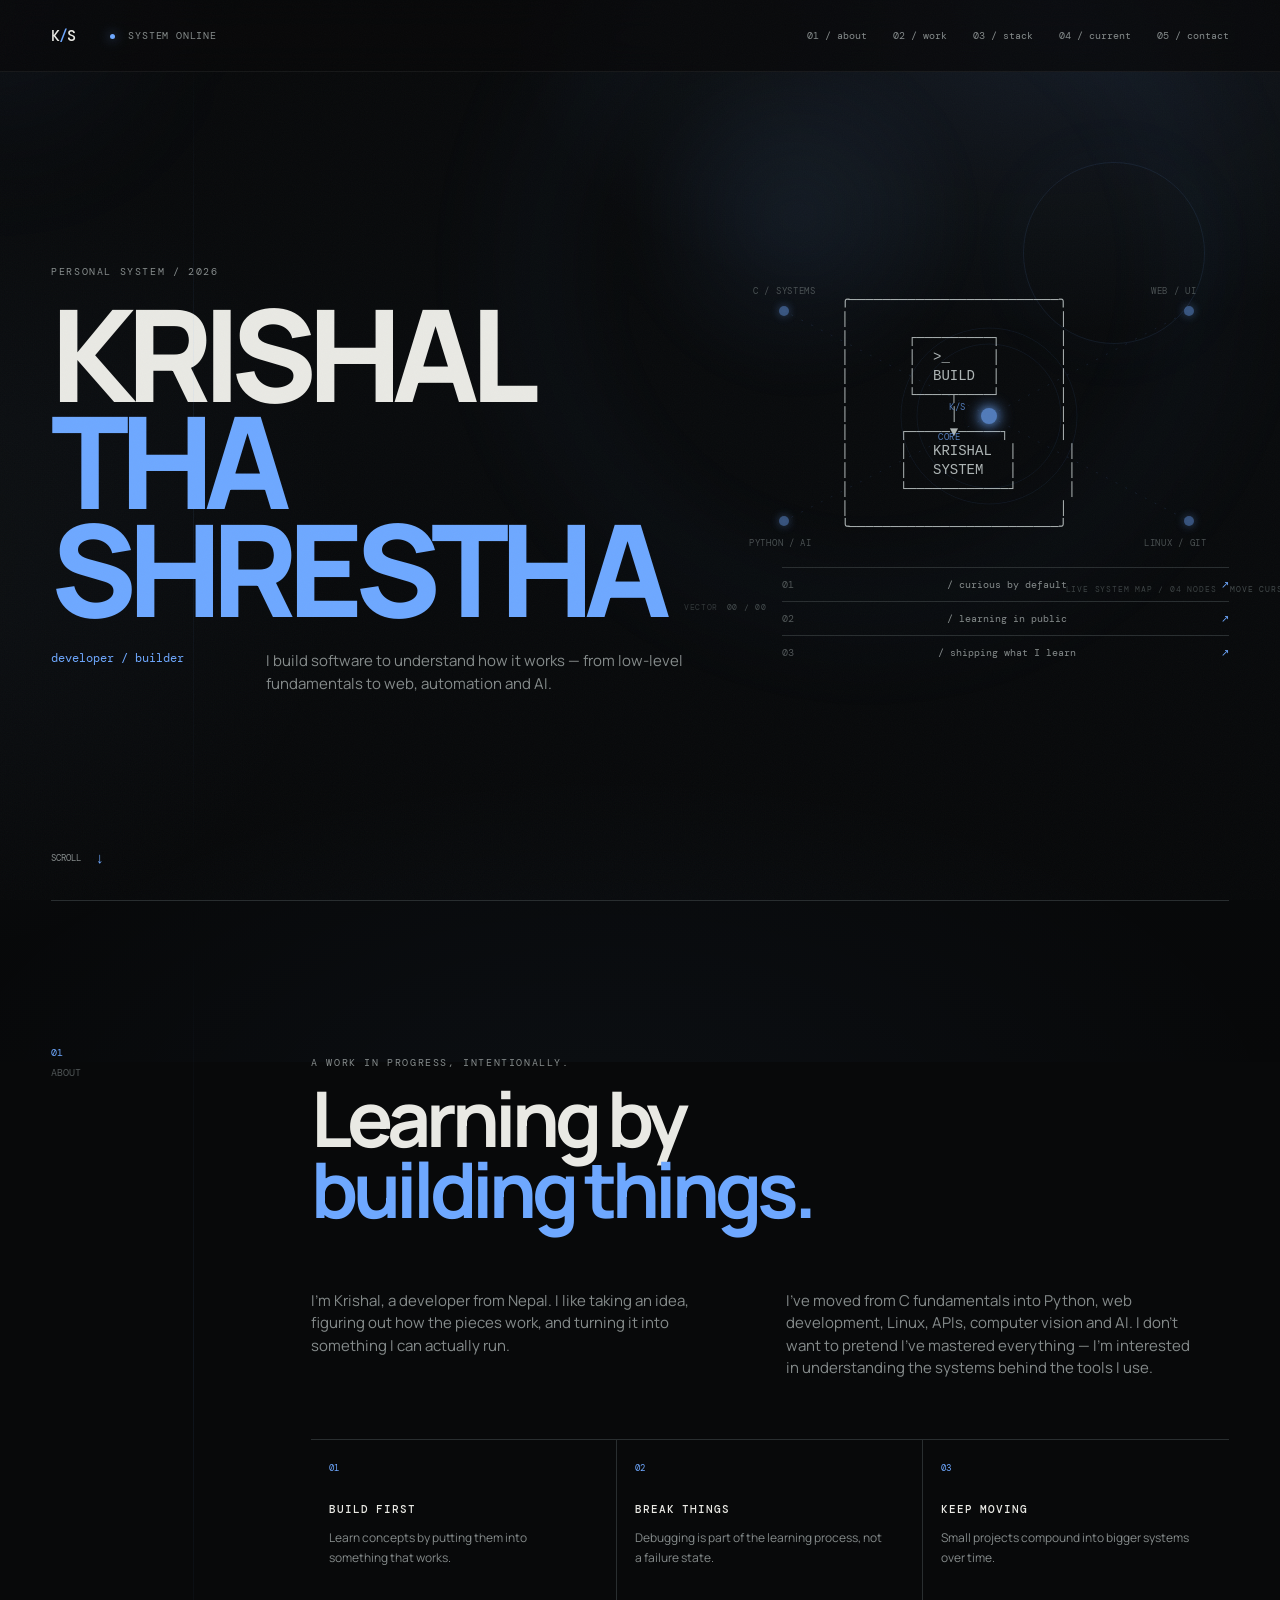
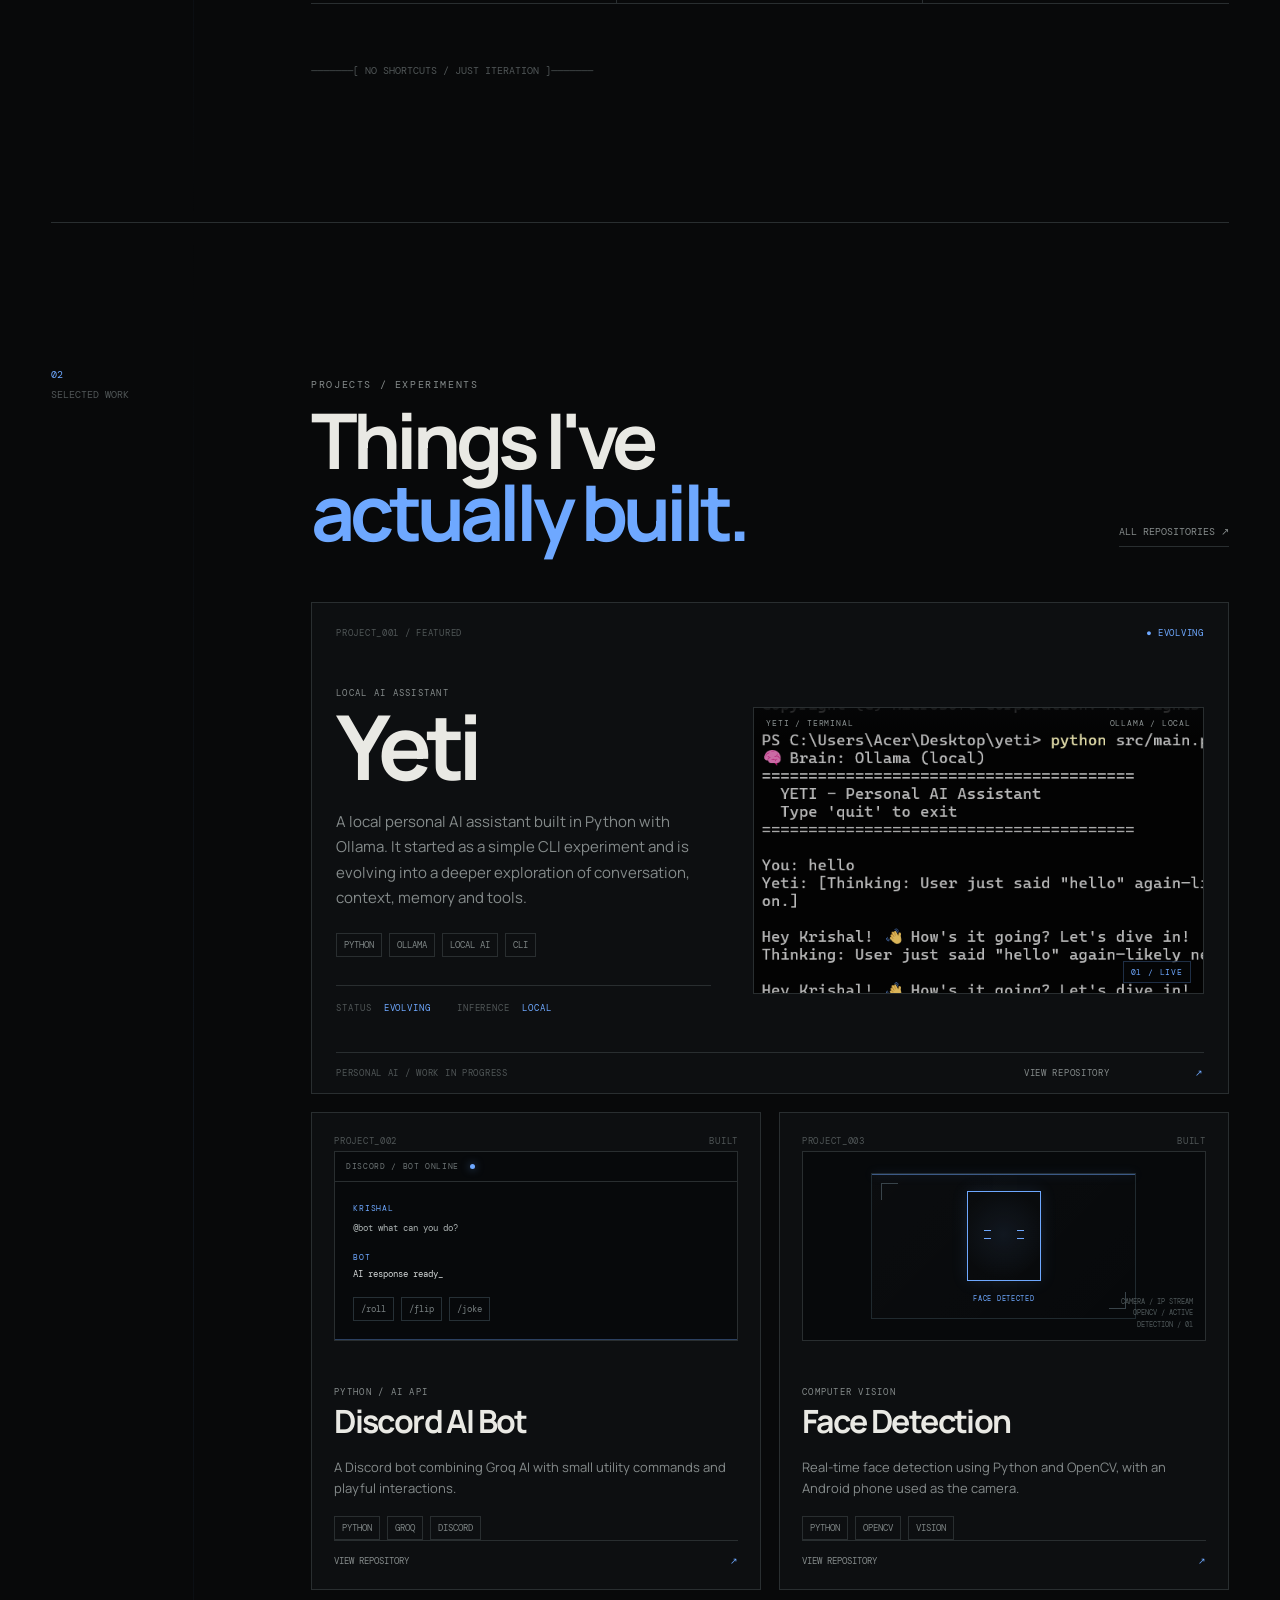
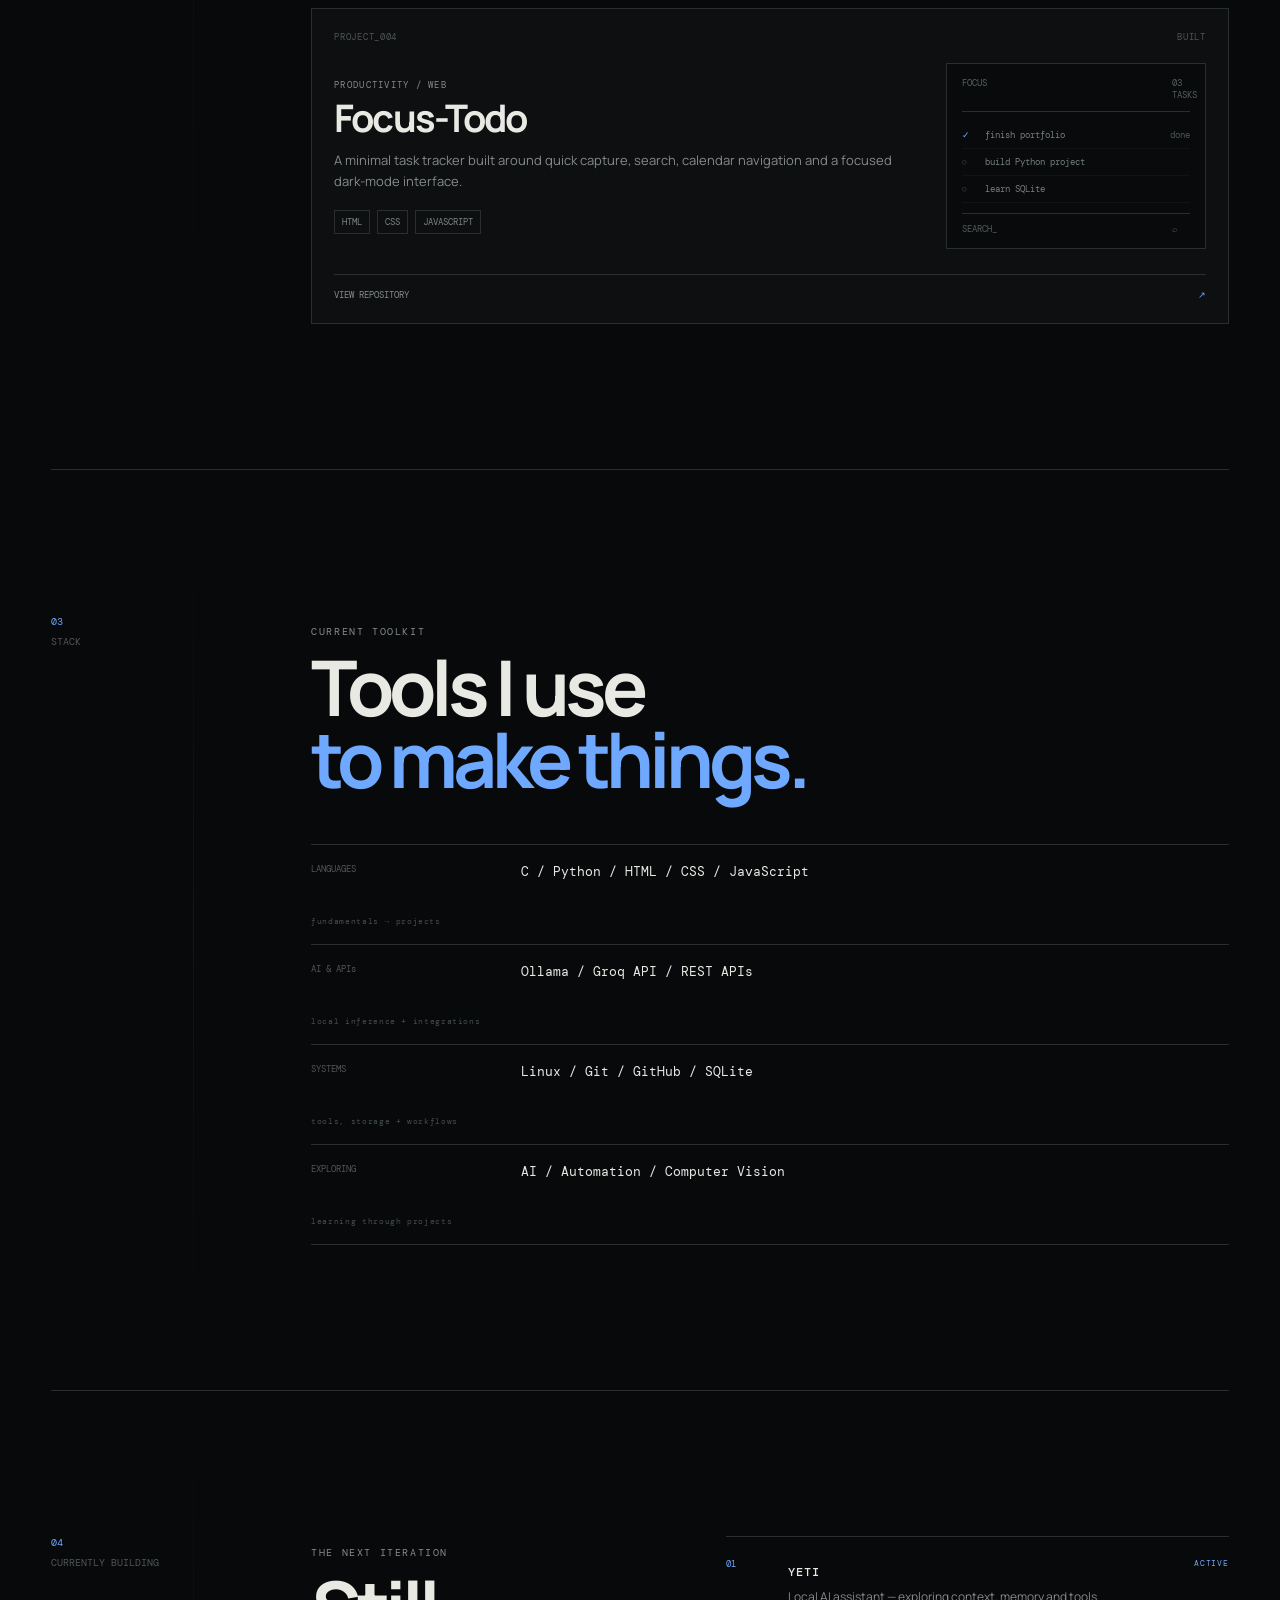
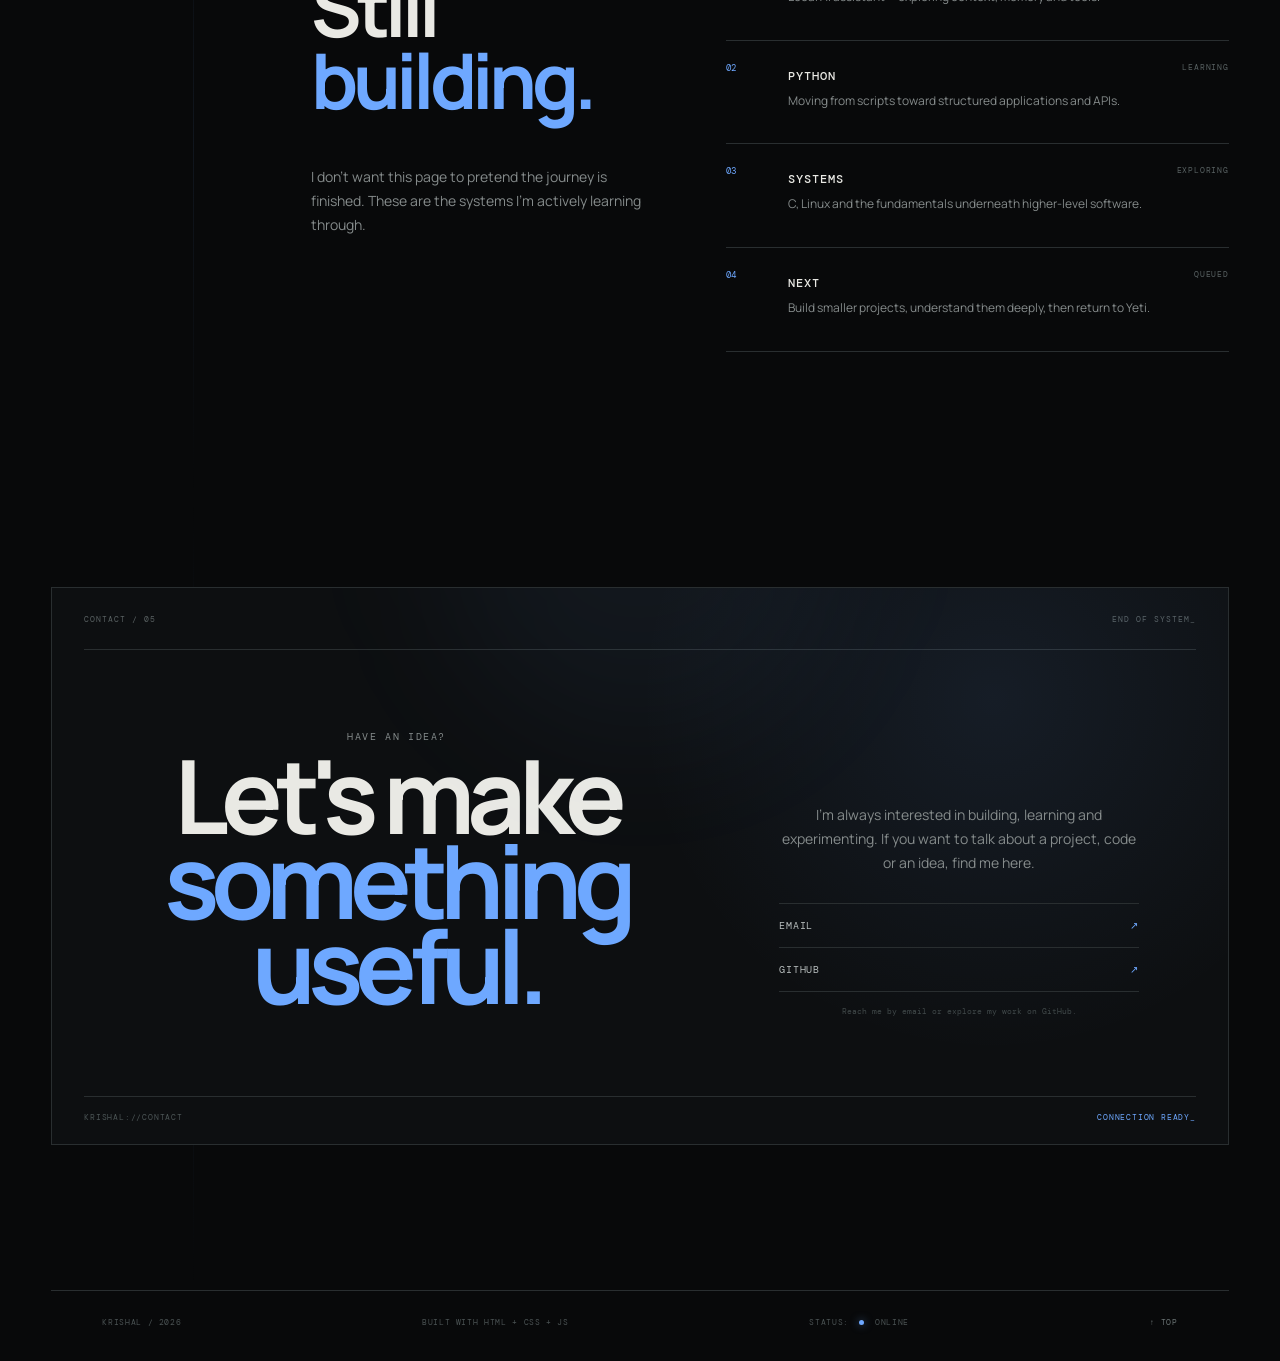
<file: index.html>
<!doctype html>
<html lang="en">
<head>
<meta charset="utf-8">
<meta name="viewport" content="width=device-width,initial-scale=1">
<meta name="description" content="Krishal Tha Shrestha — developer and builder from Nepal. Projects in Python, C, web, Linux, AI and computer vision.">
<meta name="theme-color" content="#08090a">
<meta property="og:title" content="KRISHAL // SYSTEM">
<meta property="og:description" content="Developer / builder. Projects, experiments and things I'm learning by building.">
<title>KRISHAL // SYSTEM</title>
<link rel="preconnect" href="https://fonts.googleapis.com">
<link rel="preconnect" href="https://fonts.gstatic.com" crossorigin>
<link href="https://fonts.googleapis.com/css2?family=DM+Mono:wght@400;500&family=Manrope:wght@400;500;600;700;800&display=swap" rel="stylesheet">
<link rel="stylesheet" href="style.css">
</head>
<body>
<div class="boot-screen" aria-label="Loading Krishal system">
  <div class="boot-panel">
    <div class="boot-brand">KRISHAL <span>//</span> SYSTEM</div>
    <div class="boot-meta"><span>INITIALIZING INTERFACE</span><span>V2.5</span></div>
    <div class="boot-log">
      <p><span>[ OK ]</span> CORE / developer system</p>
      <p><span>[ OK ]</span> PROJECTS / loading selected work</p>
      <p><span>[ OK ]</span> NETWORK / github interface</p>
      <p><span>[ OK ]</span> UI / establishing connection</p>
    </div>
    <div class="boot-progress"><i></i></div>
    <div class="boot-enter">SYSTEM READY_</div>
  </div>
</div>
<div class="grain"></div><div class="cursor-glow"></div>

<header class="topbar">
  <a href="#home" class="logo">K<span>/</span>S</a>
  <div class="system-status"><i></i> SYSTEM ONLINE</div>
  <button class="menu" type="button" aria-label="Open navigation" aria-expanded="false">MENU <span>+</span></button>
  <nav>
    <a href="#about">01 / about</a><a href="#work">02 / work</a>
    <a href="#stack">03 / stack</a><a href="#current">04 / current</a><a href="#contact">05 / contact</a>
  </nav>
</header>

<main>
<section class="hero" id="home">
  <div class="hero-left">
    <div class="micro">PERSONAL SYSTEM / 2026</div>
    <h1>KRISHAL<br><em>THA SHRESTHA</em></h1>
    <div class="hero-bottom">
      <div class="role">developer / builder</div>
      <p>I build software to understand how it works — from low-level fundamentals to web, automation and AI.</p>
    </div>
  </div>
  <div class="hero-right">
    <div class="system-map" aria-hidden="true">
      <svg viewBox="0 0 620 360" preserveAspectRatio="xMidYMid meet">
        <defs>
          <filter id="mapGlow"><feGaussianBlur stdDeviation="5" result="blur"/><feMerge><feMergeNode in="blur"/><feMergeNode in="SourceGraphic"/></feMerge></filter>
        </defs>
        <g class="map-lines">
          <path d="M310 180 L105 75"/><path d="M310 180 L510 75"/>
          <path d="M310 180 L105 285"/><path d="M310 180 L510 285"/>
        </g>
        <g class="map-pulses">
          <circle cx="310" cy="180" r="72"/><circle cx="310" cy="180" r="88"/>
        </g>
        <g class="map-nodes" filter="url(#mapGlow)">
          <circle cx="310" cy="180" r="8" class="core"/>
          <circle cx="105" cy="75" r="5"/><circle cx="510" cy="75" r="5"/>
          <circle cx="105" cy="285" r="5"/><circle cx="510" cy="285" r="5"/>
        </g>
        <g class="map-labels">
          <text x="74" y="58">C / SYSTEMS</text><text x="472" y="58">WEB / UI</text>
          <text x="70" y="310">PYTHON / AI</text><text x="465" y="310">LINUX / GIT</text>
          <text x="270" y="174">K/S</text><text x="259" y="204">CORE</text>
        </g>
      </svg>
      <div class="map-telemetry"><span>VECTOR</span><b id="mapVector">00 / 00</b></div>
      <span class="map-status">LIVE SYSTEM MAP / 04 NODES <i>MOVE CURSOR</i></span>
    </div>
<pre class="ascii-hero">       ╭─────────────────────────╮
       │                         │
       │       ┌─────────┐       │
       │       │  &gt;_     │       │
       │       │  BUILD  │       │
       │       └────┬────┘       │
       │            │            │
       │      ┌─────▼─────┐      │
       │      │   KRISHAL  │      │
       │      │   SYSTEM   │      │
       │      └────────────┘      │
       │                         │
       ╰─────────────────────────╯</pre>
    <div class="boot-line"><span>01</span> / curious by default <b>↗</b></div>
    <div class="boot-line"><span>02</span> / learning in public <b>↗</b></div>
    <div class="boot-line"><span>03</span> / shipping what I learn <b>↗</b></div>
  </div>
  <a class="scroll-cue" href="#about">SCROLL <b>↓</b></a>
</section>

<section class="section" id="about">
  <div class="section-meta"><span>01</span><span>ABOUT</span></div>
  <div class="section-main">
    <p class="overline">A work in progress, intentionally.</p>
    <h2>Learning by<br><em>building things.</em></h2>
    <div class="about-grid">
      <p>I'm Krishal, a developer from Nepal. I like taking an idea, figuring out how the pieces work, and turning it into something I can actually run.</p>
      <p>I've moved from C fundamentals into Python, web development, Linux, APIs, computer vision and AI. I don't want to pretend I've mastered everything — I'm interested in understanding the systems behind the tools I use.</p>
    </div>
    <div class="about-principles">
      <div><span>01</span><strong>BUILD FIRST</strong><p>Learn concepts by putting them into something that works.</p></div>
      <div><span>02</span><strong>BREAK THINGS</strong><p>Debugging is part of the learning process, not a failure state.</p></div>
      <div><span>03</span><strong>KEEP MOVING</strong><p>Small projects compound into bigger systems over time.</p></div>
    </div>
    <div class="ascii-rule">───────[ NO SHORTCUTS / JUST ITERATION ]───────</div>
  </div>
</section>

<section class="section" id="work">
  <div class="section-meta"><span>02</span><span>SELECTED WORK</span></div>
  <div class="section-main">
    <div class="section-intro">
      <div><p class="overline">projects / experiments</p><h2>Things I've<br><em>actually built.</em></h2></div>
      <a class="github-small" href="https://github.com/Krishal-Tha-Shrestha?tab=repositories" target="_blank" rel="noreferrer">ALL REPOSITORIES ↗</a>
    </div>

    <div class="project-stack project-stack-v2">
      <article class="project-card featured project-featured">
        <div class="project-head"><span>PROJECT_001 / FEATURED</span><span class="active">● EVOLVING</span></div>
        <div class="project-featured-grid">
          <div class="project-featured-copy">
            <p class="project-type">LOCAL AI ASSISTANT</p>
            <h3>Yeti</h3>
            <p class="project-copy">A local personal AI assistant built in Python with Ollama. It started as a simple CLI experiment and is evolving into a deeper exploration of conversation, context, memory and tools.</p>
            <div class="tags"><b>PYTHON</b><b>OLLAMA</b><b>LOCAL AI</b><b>CLI</b></div>
            <div class="project-meta-line"><span>STATUS</span><strong>EVOLVING</strong><span>INFERENCE</span><strong>LOCAL</strong></div>
          </div>
          <div class="project-visual project-visual-yeti">
            <div class="visual-chrome"><span>YETI / TERMINAL</span><span>OLLAMA / LOCAL</span></div>
            <img src="assets_yeti.png" alt="Yeti local AI assistant running in a terminal">
            <div class="visual-scan"></div>
            <div class="visual-corner">01 / LIVE</div>
          </div>
        </div>
        <div class="project-featured-footer"><span>PERSONAL AI / WORK IN PROGRESS</span><a class="card-link" href="https://github.com/Krishal-Tha-Shrestha/yeti" target="_blank" rel="noreferrer">VIEW REPOSITORY <span>↗</span></a></div>
      </article>

      <div class="project-grid-small">
        <article class="project-card project-small">
          <div class="project-head"><span>PROJECT_002</span><span>BUILT</span></div>
          <div class="small-visual discord-visual"><div class="mock-top">DISCORD / BOT ONLINE <i></i></div><div class="mock-chat"><span class="mock-user">KRISHAL</span><b>@bot what can you do?</b><span class="mock-bot">BOT</span><p>AI response ready_</p><div class="mock-cmd"><span>/roll</span><span>/flip</span><span>/joke</span></div></div></div>
          <div class="small-body"><div><p class="project-type">PYTHON / AI API</p><h3>Discord AI Bot</h3></div></div>
          <p class="project-copy">A Discord bot combining Groq AI with small utility commands and playful interactions.</p>
          <div class="tags"><b>PYTHON</b><b>GROQ</b><b>DISCORD</b></div>
          <a class="card-link" href="https://github.com/Krishal-Tha-Shrestha/discord-bot" target="_blank" rel="noreferrer">VIEW REPOSITORY <span>↗</span></a>
        </article>

        <article class="project-card project-small">
          <div class="project-head"><span>PROJECT_003</span><span>BUILT</span></div>
          <div class="small-visual vision-visual"><div class="vision-frame"><span class="face-box"></span><span class="vision-label">FACE DETECTED</span><i></i></div><div class="vision-readout">CAMERA / IP STREAM<br>OPENCV / ACTIVE<br>DETECTION / 01</div></div>
          <div class="small-body"><div><p class="project-type">COMPUTER VISION</p><h3>Face Detection</h3></div></div>
          <p class="project-copy">Real-time face detection using Python and OpenCV, with an Android phone used as the camera.</p>
          <div class="tags"><b>PYTHON</b><b>OPENCV</b><b>VISION</b></div>
          <a class="card-link" href="https://github.com/Krishal-Tha-Shrestha/face-detection-opencv" target="_blank" rel="noreferrer">VIEW REPOSITORY <span>↗</span></a>
        </article>

        <article class="project-card project-small project-wide-small">
          <div class="project-head"><span>PROJECT_004</span><span>BUILT</span></div>
          <div class="focus-layout"><div><p class="project-type">PRODUCTIVITY / WEB</p><h3>Focus-Todo</h3><p class="project-copy">A minimal task tracker built around quick capture, search, calendar navigation and a focused dark-mode interface.</p><div class="tags"><b>HTML</b><b>CSS</b><b>JAVASCRIPT</b></div></div><div class="todo-visual"><div class="todo-head"><span>FOCUS</span><span>03 TASKS</span></div><div><span class="done">✓</span> finish portfolio <b>done</b></div><div><span>○</span> build Python project</div><div><span>○</span> learn SQLite</div><div class="todo-footer">SEARCH_ <span>⌕</span></div></div></div>
          <a class="card-link" href="https://github.com/Krishal-Tha-Shrestha/Focus-Todo" target="_blank" rel="noreferrer">VIEW REPOSITORY <span>↗</span></a>
        </article>
      </div>
    </div>
  </div>
</section>

<section class="section" id="stack">
  <div class="section-meta"><span>03</span><span>STACK</span></div>
  <div class="section-main">
    <p class="overline">current toolkit</p><h2>Tools I use<br><em>to make things.</em></h2>
    <div class="stack-table">
      <div><span>LANGUAGES</span><strong>C / Python / HTML / CSS / JavaScript</strong><small>fundamentals → projects</small></div>
      <div><span>AI & APIs</span><strong>Ollama / Groq API / REST APIs</strong><small>local inference + integrations</small></div>
      <div><span>SYSTEMS</span><strong>Linux / Git / GitHub / SQLite</strong><small>tools, storage + workflows</small></div>
      <div><span>EXPLORING</span><strong>AI / Automation / Computer Vision</strong><small>learning through projects</small></div>
    </div>
  </div>
</section>

<section class="section current-section" id="current">
  <div class="section-meta"><span>04</span><span>CURRENTLY BUILDING</span></div>
  <div class="section-main journey-layout">
    <div><p class="overline">the next iteration</p><h2>Still<br><em>building.</em></h2><p class="current-note">I don't want this page to pretend the journey is finished. These are the systems I'm actively learning through.</p></div>
    <div class="build-list">
      <div class="build-row"><span>01</span><div><strong>YETI</strong><p>Local AI assistant — exploring context, memory and tools.</p></div><b>ACTIVE</b></div>
      <div class="build-row"><span>02</span><div><strong>PYTHON</strong><p>Moving from scripts toward structured applications and APIs.</p></div><b>LEARNING</b></div>
      <div class="build-row"><span>03</span><div><strong>SYSTEMS</strong><p>C, Linux and the fundamentals underneath higher-level software.</p></div><b>EXPLORING</b></div>
      <div class="build-row"><span>04</span><div><strong>NEXT</strong><p>Build smaller projects, understand them deeply, then return to Yeti.</p></div><b>QUEUED</b></div>
    </div>
  </div>
</section>

<section class="contact section" id="contact">
  <div class="contact-box">
    <div class="contact-top"><span>CONTACT / 05</span><span>END OF SYSTEM_</span></div>
    <div class="contact-grid">
      <div><p class="overline">have an idea?</p><h2>Let's make<br><em>something useful.</em></h2></div>
      <div class="contact-side"><p>I'm always interested in building, learning and experimenting. If you want to talk about a project, code or an idea, find me here.</p><div class="contact-actions"><a href="mailto:krishaltha.stha@gmail.com">EMAIL <span>↗</span></a><a href="https://github.com/Krishal-Tha-Shrestha" target="_blank" rel="noopener noreferrer">GITHUB <span>↗</span></a></div><small>Reach me by email or explore my work on GitHub.</small></div>
    </div>
    <div class="contact-terminal"><span>KRISHAL://CONTACT</span><b>CONNECTION READY_</b></div>
  </div>
</section>
</main>

<footer><span>KRISHAL / 2026</span><span>BUILT WITH HTML + CSS + JS</span><span>STATUS: <i></i> ONLINE</span><a href="#home">↑ TOP</a></footer>
<script src="script.js"></script>
</body>
</html>
</file>
<file: style.css>
:root{--bg:#08090a;--surface:#0d0f11;--surface2:#111416;--text:#e9e9e4;--muted:#858b8b;--faint:#505657;--line:#292e30;--accent:#6ea8ff;--mono:"DM Mono",monospace;--sans:"Manrope",sans-serif;--max:1240px}
*{box-sizing:border-box}html{scroll-behavior:smooth}body{margin:0;background:var(--bg);color:var(--text);font-family:var(--sans);line-height:1.5;overflow-x:hidden}a{color:inherit;text-decoration:none}::selection{background:var(--accent);color:#050608}
.grain{position:fixed;inset:0;z-index:50;pointer-events:none;opacity:.025;background-image:url("data:image/svg+xml,%3Csvg xmlns='http://www.w3.org/2000/svg' width='180' height='180'%3E%3Cfilter id='n'%3E%3CfeTurbulence type='fractalNoise' baseFrequency='.9' numOctaves='4' stitchTiles='stitch'/%3E%3C/filter%3E%3Crect width='100%25' height='100%25' filter='url(%23n)'/%3E%3C/svg%3E")}
.cursor-glow{position:fixed;width:260px;height:260px;border-radius:50%;background:rgba(110,168,255,.055);filter:blur(70px);pointer-events:none;z-index:0;transform:translate(-50%,-50%)}
.topbar{height:72px;position:fixed;top:0;left:0;right:0;z-index:40;display:flex;align-items:center;padding:0 4vw;border-bottom:1px solid rgba(255,255,255,.06);background:rgba(8,9,10,.75);backdrop-filter:blur(16px)}
.logo{font:500 15px var(--mono);letter-spacing:-.08em}.logo span{color:var(--accent)}.system-status{margin-left:35px;font:10px var(--mono);color:var(--muted);letter-spacing:.08em}.system-status i,footer i{display:inline-block;width:5px;height:5px;border-radius:50%;background:var(--accent);margin-right:7px;box-shadow:0 0 12px rgba(110,168,255,.8)}
nav{margin-left:auto;display:flex;gap:26px}nav a{color:var(--muted);font:10px var(--mono);transition:.2s}nav a:hover{color:var(--text)}.menu{display:none;margin-left:auto;background:none;border:0;color:var(--text);font:10px var(--mono)}
.hero{min-height:100vh;width:min(var(--max),92vw);margin:auto;position:relative;padding:150px 0 90px;display:grid;grid-template-columns:1.2fr .8fr;align-items:center;gap:60px}.micro,.overline{font:10px var(--mono);letter-spacing:.16em;text-transform:uppercase;color:var(--muted)}
.hero h1{margin:22px 0 28px;font-size:clamp(65px,10vw,145px);line-height:.84;letter-spacing:-.075em;font-weight:800}.hero h1 em,h2 em{color:var(--accent);font-style:normal}.hero-bottom{display:grid;grid-template-columns:180px 1fr;max-width:700px;gap:35px}.role{font:12px var(--mono);color:var(--accent)}.hero-bottom p{color:var(--muted);margin:0;max-width:480px;font-size:15px}.hero-right{font-family:var(--mono)}.ascii-hero{font-size:clamp(10px,1.15vw,14px);line-height:1.35;color:#aeb5b5;margin:0 0 30px}.boot-line{border-top:1px solid var(--line);padding:10px 0;font:10px var(--mono);color:var(--muted);display:flex;justify-content:space-between}.boot-line span{color:var(--faint)}.boot-line b{color:var(--accent);font-weight:400}.scroll-cue{position:absolute;bottom:32px;left:0;display:flex;gap:14px;align-items:center;font:9px var(--mono);color:var(--muted)}.scroll-cue b{font-size:15px;color:var(--accent);font-weight:400}
.section{width:min(var(--max),92vw);margin:auto;padding:145px 0;border-top:1px solid var(--line);display:grid;grid-template-columns:180px 1fr;gap:80px}.section-meta{display:flex;flex-direction:column;gap:7px;font:10px var(--mono);color:var(--faint)}.section-meta span:first-child{color:var(--accent)}.section-main{min-width:0}.section h2{font-size:clamp(45px,6vw,78px);line-height:.93;letter-spacing:-.065em;margin:13px 0 50px}.about-grid{display:grid;grid-template-columns:1fr 1fr;gap:50px;max-width:900px}.about-grid p{color:var(--muted);font-size:15px;max-width:410px}.ascii-rule{margin-top:60px;color:var(--faint);font:10px var(--mono)}
.section-intro{display:flex;justify-content:space-between;align-items:end;margin-bottom:55px}.section-intro h2{margin-bottom:0}.github-small{font:10px var(--mono);color:var(--muted);border-bottom:1px solid var(--line);padding-bottom:8px}.github-small:hover{color:var(--accent);border-color:var(--accent)}
.project-stack{display:grid;gap:15px}.project-card{position:relative;background:var(--surface);border:1px solid var(--line);padding:24px;overflow:hidden;transition:border-color .3s,transform .3s,background .3s}.project-card:hover{border-color:#4c5559;transform:translateY(-3px);background:var(--surface2)}.project-head{display:flex;justify-content:space-between;color:var(--faint);font:9px var(--mono);letter-spacing:.08em}.project-head .active{color:var(--accent)}.project-body{display:grid;grid-template-columns:1fr 210px;gap:50px;padding:55px 0 35px}.project-type{color:var(--muted);font:9px var(--mono);letter-spacing:.14em;margin:0 0 7px}.project-body h3{font-size:45px;line-height:1;letter-spacing:-.05em;margin:0 0 16px}.project-copy{max-width:610px;color:var(--muted);font-size:14px;margin:0 0 22px}.tags{display:flex;gap:7px;flex-wrap:wrap}.tags b{font:9px var(--mono);font-weight:400;color:#7d8484;border:1px solid var(--line);padding:5px 7px}.diagram{color:#777f80;font:10px var(--mono);line-height:1.35;justify-self:end;align-self:center}.diagram.small{font-size:9px}.card-link{display:flex;justify-content:space-between;border-top:1px solid var(--line);padding-top:14px;font:9px var(--mono);color:var(--muted)}.card-link:hover{color:var(--accent)}.card-link span{color:var(--accent)}.compact-body{display:grid;grid-template-columns:1.2fr 1.2fr 1fr auto;align-items:end;gap:30px;padding-top:35px}.compact-body h3{margin:4px 0 0;font-size:30px;letter-spacing:-.04em}.compact-body>p{color:var(--muted);font-size:13px;margin:0}.compact-body .card-link{border:0;padding:0;white-space:nowrap}
.stack-table{border-top:1px solid var(--line);max-width:950px}.stack-table div{display:grid;grid-template-columns:180px 1fr;gap:30px;padding:18px 0;border-bottom:1px solid var(--line)}.stack-table span{font:9px var(--mono);color:var(--faint)}.stack-table strong{font:13px var(--mono);font-weight:400;color:var(--text)}
.journey-layout{display:grid;grid-template-columns:.8fr 1.2fr;gap:80px}.journey-copy{border-top:1px solid var(--line)}.journey-row{display:grid;grid-template-columns:100px 1fr;column-gap:25px;padding:22px 0;border-bottom:1px solid var(--line)}.journey-row span{font:9px var(--mono);color:var(--accent)}.journey-row strong{font-size:17px}.journey-row p{grid-column:2;color:var(--muted);font-size:13px;margin:7px 0 0}
.contact{border-top:0;padding-top:90px;display:block}.contact-box{grid-column:1/-1;width:100%;background:var(--surface);border:1px solid var(--line);padding:70px;text-align:center;position:relative;overflow:hidden}.contact-box:after{content:"";position:absolute;width:400px;height:400px;border-radius:50%;background:rgba(110,168,255,.05);filter:blur(70px);top:-250px;left:50%;transform:translateX(-50%);pointer-events:none}.contact-box pre{color:#626a6b;font:11px var(--mono);margin:0 0 55px}.contact-box h2{margin-bottom:25px}.contact-link{display:inline-block;color:var(--accent);font:14px var(--mono);border-bottom:1px solid rgba(110,168,255,.3);padding-bottom:7px}.contact-links{margin-top:55px;display:flex;justify-content:center;gap:30px}.contact-links a{font:9px var(--mono);color:var(--muted)}.contact-links a:hover{color:var(--accent)}
footer{width:min(var(--max),92vw);margin:auto;padding:30px 0 45px;border-top:1px solid var(--line);display:flex;justify-content:space-between;color:var(--faint);font:9px var(--mono)}
@media(max-width:850px){.contact-box{grid-column:1}.contact-box h2{font-size:clamp(44px,12vw,68px)}nav{display:none;position:absolute;top:72px;left:0;right:0;background:rgba(8,9,10,.98);padding:25px 5vw;border-bottom:1px solid var(--line);flex-direction:column;gap:20px}nav.open{display:flex}.menu{display:block}.system-status{display:none}.hero{grid-template-columns:1fr;padding-top:130px}.hero-right{margin-top:20px}.section{grid-template-columns:1fr;gap:30px;padding:105px 0}.section-meta{flex-direction:row}.about-grid{grid-template-columns:1fr;gap:0}.project-body{grid-template-columns:1fr;gap:30px}.diagram{justify-self:start}.compact-body{grid-template-columns:1fr 1fr;align-items:start}.compact-body .card-link{justify-self:end}.journey-layout{grid-template-columns:1fr;gap:35px}.contact-box{padding:45px 20px}footer{flex-wrap:wrap;gap:12px}}
@media(max-width:520px){.hero h1{font-size:58px}.hero-bottom{grid-template-columns:1fr;gap:10px}.ascii-hero{font-size:9px;overflow-x:auto}.section h2{font-size:46px}.project-body h3{font-size:37px}.compact-body{grid-template-columns:1fr}.compact-body .card-link{justify-self:start}.stack-table div{grid-template-columns:1fr;gap:8px}.journey-row{grid-template-columns:1fr;gap:8px}.journey-row p{grid-column:1}.contact-box pre{font-size:8px;overflow-x:auto;text-align:left}}

/* Scroll reveal state */
.section-main.visible,.section-meta.visible,.project-card.visible,.contact-box.visible{opacity:1 !important;transform:translateY(0) !important}


/* --- Atmospheric background: no grid, just depth and light --- */
body:before{content:"";position:fixed;inset:-18%;z-index:-3;pointer-events:none;background:
radial-gradient(ellipse 42% 34% at 73% 16%,rgba(110,168,255,.105),transparent 72%),
radial-gradient(ellipse 34% 46% at 8% 58%,rgba(91,118,155,.055),transparent 74%),
radial-gradient(ellipse 52% 38% at 48% 105%,rgba(110,168,255,.045),transparent 76%),
linear-gradient(180deg,#08090a 0%,#090b0d 48%,#070809 100%);
filter:saturate(.88);animation:atmosphereDrift 22s ease-in-out infinite alternate}
body:after{content:"";position:fixed;width:70vw;height:70vw;max-width:900px;max-height:900px;left:68%;top:30%;transform:translate(-50%,-50%);z-index:-2;pointer-events:none;border-radius:50%;background:
radial-gradient(circle at 42% 44%,rgba(110,168,255,.075) 0 1%,transparent 25%),
radial-gradient(circle,transparent 38%,rgba(110,168,255,.025) 52%,transparent 70%);filter:blur(12px);animation:ambientFloat 15s ease-in-out infinite}
.grain{z-index:60}
.hero:before,.section:before{content:"";position:absolute;pointer-events:none;width:1px;height:100%;left:12%;top:0;background:linear-gradient(transparent,rgba(110,168,255,.18),transparent);opacity:.45}
.hero:after{content:"";position:absolute;pointer-events:none;width:180px;height:180px;right:2%;top:18%;border:1px solid rgba(110,168,255,.10);border-radius:50%;box-shadow:0 0 80px rgba(110,168,255,.04);animation:orb 8s ease-in-out infinite}
.hero,.section{position:relative}
.project-card:before{content:"";position:absolute;inset:-1px;background:linear-gradient(120deg,transparent 20%,rgba(110,168,255,.08),transparent 55%);transform:translateX(-110%);transition:transform .7s ease;pointer-events:none}
.project-card:hover:before{transform:translateX(110%)}


/* --- Animated hero system map --- */
.system-map{position:absolute;inset:-55px -70px auto auto;width:min(620px,52vw);height:360px;pointer-events:none;opacity:.72}
.hero-right{position:relative;z-index:1}
.system-map svg{width:100%;height:100%;overflow:visible}
.map-lines path{fill:none;stroke:rgba(110,168,255,.16);stroke-width:1;stroke-dasharray:4 8;animation:signalLine 7s linear infinite}
.map-pulses circle{fill:none;stroke:rgba(110,168,255,.10);stroke-width:1;transform-origin:310px 180px;animation:corePulse 4s ease-out infinite}
.map-pulses circle:nth-child(2){animation-delay:2s}
.map-nodes circle{fill:#6ea8ff;opacity:.55;animation:nodePulse 2.8s ease-in-out infinite}
.map-nodes .core{opacity:1;animation:coreBeat 1.8s ease-in-out infinite}
.map-nodes circle:nth-child(3){animation-delay:.45s}.map-nodes circle:nth-child(4){animation-delay:.9s}.map-nodes circle:nth-child(5){animation-delay:1.35s}
.map-labels text{fill:#626a6b;font:9px var(--mono);letter-spacing:.08em}.map-labels text:nth-last-child(-n+2){fill:#6ea8ff}
.map-status{position:absolute;right:5px;bottom:2px;color:#4f5758;font:8px var(--mono);letter-spacing:.1em}
@keyframes signalLine{to{stroke-dashoffset:-48}}
@keyframes corePulse{0%{transform:scale(.65);opacity:0}30%{opacity:.65}100%{transform:scale(1.35);opacity:0}}
@keyframes nodePulse{0%,100%{opacity:.35;transform:scale(1)}50%{opacity:1;transform:scale(1.45)}}
@keyframes coreBeat{0%,100%{transform:scale(1);opacity:.7}50%{transform:scale(1.8);opacity:1}}
@media(max-width:850px){.system-map{position:relative;inset:auto;width:100%;height:250px;margin:0 0 -20px;opacity:.65}.system-map + .ascii-hero{position:relative}}
@media(prefers-reduced-motion:reduce){.map-lines path,.map-pulses circle,.map-nodes circle{animation:none}}

/* --- System boot screen --- */
.boot-screen{position:fixed;inset:0;z-index:100;display:grid;place-items:center;background:#08090a;color:var(--text);font-family:var(--mono);transition:opacity .65s ease,visibility .65s ease}
.boot-screen.done{opacity:0;visibility:hidden;pointer-events:none}
.boot-panel{width:min(560px,88vw)}
.boot-brand{font-size:clamp(24px,5vw,42px);font-weight:500;letter-spacing:-.07em;margin-bottom:28px}.boot-brand span{color:var(--accent)}
.boot-meta{display:flex;justify-content:space-between;color:var(--faint);font-size:9px;margin-bottom:12px;letter-spacing:.08em}
.boot-log{border-top:1px solid var(--line);border-bottom:1px solid var(--line);padding:14px 0 8px;min-height:126px}
.boot-log p{margin:0 0 7px;color:var(--muted);font-size:10px}.boot-log p span{color:var(--accent);margin-right:10px}
.boot-progress{height:2px;background:#1b2022;margin-top:24px;overflow:hidden}.boot-progress i{display:block;width:0;height:100%;background:var(--accent);box-shadow:0 0 14px rgba(110,168,255,.8);transition:width 1.35s cubic-bezier(.2,.7,.2,1)}
.boot-enter{display:block;margin-top:14px;color:var(--faint);font-size:8px;text-align:right;opacity:0;transition:opacity .3s}.boot-enter.show{opacity:1}

/* Initial state is applied only when JS is available */
.js .section-main,.js .section-meta,.js .project-card,.js .contact-box{opacity:0;transform:translateY(22px);transition:opacity .7s ease,transform .7s ease}

@keyframes atmosphereDrift{0%{transform:translate3d(0,0,0) scale(1)}50%{transform:translate3d(-1.5%,1%,0) scale(1.02)}100%{transform:translate3d(1%, -1%,0) scale(1.01)}}
@keyframes ambientFloat{0%,100%{transform:translate(-50%,-50%) scale(1)}50%{transform:translate(-47%,-53%) scale(1.08)}}
@keyframes orb{0%,100%{transform:translate(0,0) scale(1);opacity:.5}50%{transform:translate(-20px,25px) scale(1.08);opacity:.9}}
@media(max-width:850px){.hero:before,.section:before{left:4%}.hero:after{width:120px;height:120px;right:0}.boot-panel{width:84vw}}
@media(max-width:520px){
 .contact-box pre{font-size:clamp(6px,2vw,8px);line-height:1.25;white-space:pre;overflow:visible;width:max-content;max-width:100%;margin-left:auto;margin-right:auto;transform:scale(.92);transform-origin:center top}
 .contact-box{overflow:hidden}
}
@media(prefers-reduced-motion:reduce){body:before,body:after,.hero:after,.project-card:before{animation:none}.boot-screen{transition:none}.boot-progress i{transition:none}}


/* --- Interactive hero system map / V2.3 --- */
.system-map{
  pointer-events:auto;
  --px:0px;
  --py:0px;
  --rx:0deg;
  --ry:0deg;
  transform:translate3d(var(--px),var(--py),0) rotateX(var(--rx)) rotateY(var(--ry));
  transition:transform .35s cubic-bezier(.2,.7,.2,1);
  will-change:transform;
}
.system-map svg{filter:drop-shadow(0 0 20px rgba(110,168,255,.025))}
.map-lines path{
  stroke-dasharray:2 9;
  animation-duration:5s;
}
.map-lines path:nth-child(2){animation-delay:-1.2s}
.map-lines path:nth-child(3){animation-delay:-2.4s}
.map-lines path:nth-child(4){animation-delay:-3.6s}
.map-nodes circle{transition:opacity .25s,filter .25s}
.map-nodes .core{filter:drop-shadow(0 0 8px rgba(110,168,255,.75))}
.system-map.is-hovered .map-lines path{stroke:rgba(110,168,255,.27)}
.system-map.is-hovered .map-labels text{fill:#7d8586}
.system-map.is-hovered .map-labels text:nth-last-child(-n+2){fill:#8dbbff}
.map-telemetry{
  position:absolute;
  left:5px;
  bottom:2px;
  display:flex;
  gap:9px;
  color:#42494a;
  font:8px var(--mono);
  letter-spacing:.08em;
  transform:translateY(18px);
}
.map-telemetry b{color:#5d6667;font-weight:400}
.map-status{transition:opacity .3s}
.map-status i{font-style:normal;color:#596263;margin-left:8px}
.system-map.is-hovered .map-status i{color:var(--accent)}
@media(max-width:850px){
  .system-map{transform:none;transition:none;pointer-events:none}
  .map-telemetry{display:none}
  .map-status i{display:none}
}
@media(prefers-reduced-motion:reduce){
  .system-map{transform:none!important;transition:none}
  .map-lines path{animation:none}
}

/* V2.4 — project showcase */
.project-stack-v2{gap:18px}
.project-featured{padding:24px 24px 0}
.project-featured-grid{display:grid;grid-template-columns:minmax(0,1fr) minmax(420px,1.2fr);gap:42px;align-items:center;padding:48px 0 38px}
.project-featured-copy h3{font-size:clamp(58px,7vw,94px);line-height:.9;letter-spacing:-.07em;margin:5px 0 22px}
.project-featured-copy .project-copy{font-size:15px;line-height:1.7;max-width:560px}
.project-meta-line{display:flex;gap:12px;align-items:center;margin-top:28px;padding-top:16px;border-top:1px solid var(--line);font:9px var(--mono);color:var(--faint);letter-spacing:.1em}
.project-meta-line strong{font-weight:400;color:var(--accent);margin-right:14px}
.project-visual{position:relative;overflow:hidden;border:1px solid var(--line);background:#050607;min-height:285px}
.project-visual img{display:block;width:100%;height:100%;min-height:285px;object-fit:cover;object-position:top left;filter:saturate(.7) contrast(1.08);opacity:.88;transition:transform .7s ease,filter .5s ease,opacity .5s ease}
.project-card:hover .project-visual img{transform:scale(1.025);filter:saturate(.9) contrast(1.1);opacity:1}
.visual-chrome{position:absolute;z-index:3;top:0;left:0;right:0;display:flex;justify-content:space-between;padding:10px 12px;background:linear-gradient(180deg,rgba(5,6,7,.9),rgba(5,6,7,0));font:8px var(--mono);letter-spacing:.1em;color:#8b9292;pointer-events:none}
.visual-scan{position:absolute;z-index:2;left:0;right:0;height:1px;top:-2px;background:var(--accent);box-shadow:0 0 18px rgba(110,168,255,.7);opacity:0;pointer-events:none}
.project-card:hover .visual-scan{opacity:.7;animation:scanYeti 2.4s ease-in-out infinite}
.project-featured-footer{display:flex;justify-content:space-between;align-items:center;border-top:1px solid var(--line);padding:14px 0;font:9px var(--mono);color:var(--faint);letter-spacing:.08em}
.project-featured-footer .card-link{border:0;padding:0;width:auto;min-width:180px}
.project-grid-small{display:grid;grid-template-columns:repeat(2,1fr);gap:18px}
.project-small{padding:22px;min-height:310px;display:flex;flex-direction:column}
.small-body{display:flex;justify-content:space-between;gap:20px;align-items:center;padding:35px 0 20px}
.small-body h3{font-size:32px;line-height:1;letter-spacing:-.05em;margin:6px 0 0}
.project-small .project-copy{font-size:13px;line-height:1.6;max-width:620px;margin-bottom:18px}
.project-small .card-link{margin-top:auto}
.mini-ui{display:flex;flex-direction:column;gap:7px;font:8px var(--mono);color:#737a7b;border:1px solid var(--line);padding:12px 14px;min-width:120px}
.mini-ui span:first-child{color:var(--accent)}
.project-wide-small{grid-column:1/-1;min-height:auto}
.project-wide-small .small-body{padding-bottom:12px}
@keyframes scanYeti{0%{top:5%}50%{top:92%}100%{top:5%}}
@media(max-width:900px){.project-featured-grid{grid-template-columns:1fr}.project-visual{min-height:250px}.project-visual img{min-height:250px}.project-grid-small{grid-template-columns:1fr}.project-wide-small{grid-column:auto}}
@media(max-width:520px){.project-featured{padding:18px 18px 0}.project-featured-grid{padding:35px 0 28px;gap:28px}.project-featured-copy h3{font-size:64px}.project-featured-footer{align-items:flex-start;gap:18px;flex-direction:column}.project-featured-footer .card-link{min-width:0;width:100%}.project-visual,.project-visual img{min-height:190px}.small-body{align-items:flex-start}.mini-ui{display:none}}

/* V2.5 — complete showcase polish */
.about-principles{display:grid;grid-template-columns:repeat(3,1fr);border-top:1px solid var(--line);border-bottom:1px solid var(--line);margin:44px 0 28px}
.about-principles>div{padding:22px 18px 24px;border-right:1px solid var(--line)}
.about-principles>div:last-child{border-right:0}
.about-principles span{display:block;color:var(--accent);font:9px var(--mono);margin-bottom:28px}
.about-principles strong{display:block;font:500 11px var(--mono);letter-spacing:.08em;margin-bottom:9px}
.about-principles p{font-size:12px;line-height:1.65;color:var(--muted);max-width:250px}
.project-visual-yeti .visual-corner{position:absolute;right:12px;bottom:10px;z-index:4;font:8px var(--mono);letter-spacing:.1em;color:var(--accent);background:rgba(5,6,7,.75);padding:5px 7px;border:1px solid rgba(110,168,255,.25)}
.small-visual{height:190px;border:1px solid var(--line);background:#07090b;position:relative;overflow:hidden;margin:4px 0 10px}
.mock-top{height:30px;border-bottom:1px solid var(--line);padding:9px 11px;font:8px var(--mono);letter-spacing:.08em;color:#6d7475}.mock-top i{display:inline-block;width:5px;height:5px;border-radius:50%;background:var(--accent);margin-left:5px;box-shadow:0 0 8px rgba(110,168,255,.6)}
.mock-chat{padding:20px 18px;font:9px var(--mono);color:#697071}.mock-chat b{display:block;color:#aeb5b5;font-weight:400;margin:8px 0 18px}.mock-user,.mock-bot{font-size:8px;letter-spacing:.1em;color:var(--accent)}.mock-bot{display:block;margin-bottom:6px}.mock-chat p{color:#d3d7d7;margin:0 0 17px}.mock-cmd{display:flex;gap:7px}.mock-cmd span{border:1px solid #263036;padding:5px 7px;color:#777f80}
.discord-visual:after{content:"";position:absolute;inset:auto -20% 0;height:1px;background:var(--accent);box-shadow:0 0 25px rgba(110,168,255,.35);opacity:.35;animation:mockScan 4s linear infinite}
.vision-visual{display:flex;align-items:center;justify-content:center}.vision-frame{width:66%;height:78%;border:1px solid #202a2f;position:relative;background:radial-gradient(circle at 50% 42%,rgba(110,168,255,.08),transparent 28%),linear-gradient(135deg,rgba(255,255,255,.015),transparent)}
.vision-frame:before,.vision-frame:after{content:"";position:absolute;width:16px;height:16px;border-color:#39444a;border-style:solid}.vision-frame:before{top:9px;left:9px;border-width:1px 0 0 1px}.vision-frame:after{right:9px;bottom:9px;border-width:0 1px 1px 0}
.face-box{position:absolute;width:74px;height:90px;left:50%;top:43%;transform:translate(-50%,-50%);border:1px solid var(--accent);box-shadow:0 0 16px rgba(110,168,255,.12)}
.face-box:before,.face-box:after{content:"";position:absolute;width:7px;height:7px;border-top:1px solid var(--accent);border-bottom:1px solid var(--accent);top:38px}.face-box:before{left:16px}.face-box:after{right:16px}
.vision-label{position:absolute;left:50%;top:calc(43% + 58px);transform:translateX(-50%);font:7px var(--mono);letter-spacing:.1em;color:var(--accent);white-space:nowrap}.vision-frame i{position:absolute;left:0;right:0;top:0;height:1px;background:rgba(110,168,255,.5);box-shadow:0 0 10px rgba(110,168,255,.4);animation:visionScan 3.2s ease-in-out infinite}.vision-readout{position:absolute;right:12px;bottom:10px;font:7px/1.6 var(--mono);color:#4f585a;text-align:right}
.focus-layout{display:grid;grid-template-columns:1fr 260px;gap:30px;align-items:center;padding:20px 0 25px}.focus-layout h3{font-size:38px;line-height:1;letter-spacing:-.05em;margin:6px 0 14px}.focus-layout .project-copy{margin:0 0 18px}.todo-visual{border:1px solid var(--line);padding:13px 15px;background:#080a0b;font:9px var(--mono);color:#777f80}.todo-head{display:flex;justify-content:space-between;color:#969e9f;border-bottom:1px solid var(--line);padding-bottom:10px;margin-bottom:10px}.todo-visual>div:not(.todo-head):not(.todo-footer){padding:7px 0;border-bottom:1px solid rgba(255,255,255,.035)}.todo-visual span{display:inline-block;width:18px;color:#555f60}.todo-visual .done{color:var(--accent)}.todo-visual b{float:right;color:#4e5859;font-weight:400}.todo-footer{margin-top:10px;padding-top:9px;color:#51595a;border-top:1px solid var(--line);display:flex;justify-content:space-between}
.stack-table small{display:block;color:#454e50;font:8px var(--mono);letter-spacing:.08em;margin-top:6px}
.current-note{font-size:14px;line-height:1.7;color:var(--muted);max-width:420px;margin-top:28px}.build-list{border-top:1px solid var(--line)}.build-row{display:grid;grid-template-columns:42px 1fr auto;gap:20px;align-items:start;padding:21px 0;border-bottom:1px solid var(--line)}.build-row>span{font:9px var(--mono);color:var(--accent)}.build-row strong{font:500 12px var(--mono);letter-spacing:.08em}.build-row p{margin-top:6px;font-size:12px;line-height:1.55;color:var(--muted);max-width:480px}.build-row>b{font:8px var(--mono);font-weight:400;letter-spacing:.1em;color:#596263}.build-row:first-child>b{color:var(--accent)}
.contact-box{max-width:1200px;margin:0 auto;border:1px solid var(--line);padding:26px 32px 22px;position:relative;overflow:hidden}.contact-box:before{content:"";position:absolute;inset:0;background:radial-gradient(circle at 80% 20%,rgba(110,168,255,.09),transparent 34%);pointer-events:none}.contact-top{display:flex;justify-content:space-between;font:8px var(--mono);letter-spacing:.12em;color:#596162;padding-bottom:25px;border-bottom:1px solid var(--line)}.contact-grid{display:grid;grid-template-columns:1.2fr .8fr;gap:70px;padding:70px 0 80px;position:relative}.contact-grid h2{font-size:clamp(58px,8vw,112px);line-height:.83;letter-spacing:-.075em;margin:8px 0}.contact-side{align-self:end;max-width:360px}.contact-side>p{font-size:14px;line-height:1.7;color:var(--muted);margin-bottom:28px}.contact-actions{display:flex;flex-direction:column;border-top:1px solid var(--line)}.contact-actions a{display:flex;justify-content:space-between;padding:15px 0;border-bottom:1px solid var(--line);font:10px var(--mono);letter-spacing:.08em;color:#b8bebe;transition:color .25s,padding-left .25s}.contact-actions a:hover{color:var(--accent);padding-left:8px}.contact-actions a span{color:var(--accent)}.contact-side small{display:block;margin-top:14px;color:#41494a;font:8px var(--mono)}.contact-terminal{display:flex;justify-content:space-between;padding-top:15px;border-top:1px solid var(--line);font:8px var(--mono);letter-spacing:.1em;color:#4c5556}.contact-terminal b{font-weight:400;color:var(--accent)}
footer{display:flex;align-items:center;justify-content:space-between;gap:18px;padding:26px 4vw 34px;color:#4b5354;font:8px var(--mono);letter-spacing:.08em}footer a{color:#6b7475}footer i{display:inline-block;width:5px;height:5px;border-radius:50%;background:var(--accent);margin:0 5px;box-shadow:0 0 8px rgba(110,168,255,.6)}
@keyframes mockScan{0%{transform:translateY(0)}100%{transform:translateY(-190px)}}@keyframes visionScan{0%,100%{top:10%}50%{top:88%}}
@media(max-width:900px){.about-principles{grid-template-columns:1fr}.about-principles>div{border-right:0;border-bottom:1px solid var(--line)}.about-principles>div:last-child{border-bottom:0}.focus-layout{grid-template-columns:1fr}.contact-grid{grid-template-columns:1fr;gap:35px;padding:55px 0 60px}.contact-side{max-width:520px}.contact-grid h2{font-size:clamp(56px,12vw,90px)}}
@media(max-width:600px){.small-visual{height:170px}.build-row{grid-template-columns:28px 1fr}.build-row>b{display:none}.contact-box{padding:20px 18px 18px}.contact-top{font-size:7px}.contact-grid{padding:45px 0 48px}.contact-grid h2{font-size:56px}.contact-terminal{flex-direction:column;gap:9px}footer{flex-wrap:wrap;padding-left:18px;padding-right:18px}.project-featured-copy h3{font-size:64px}}
@media(prefers-reduced-motion:reduce){.discord-visual:after,.vision-frame i{animation:none}}
</file>
